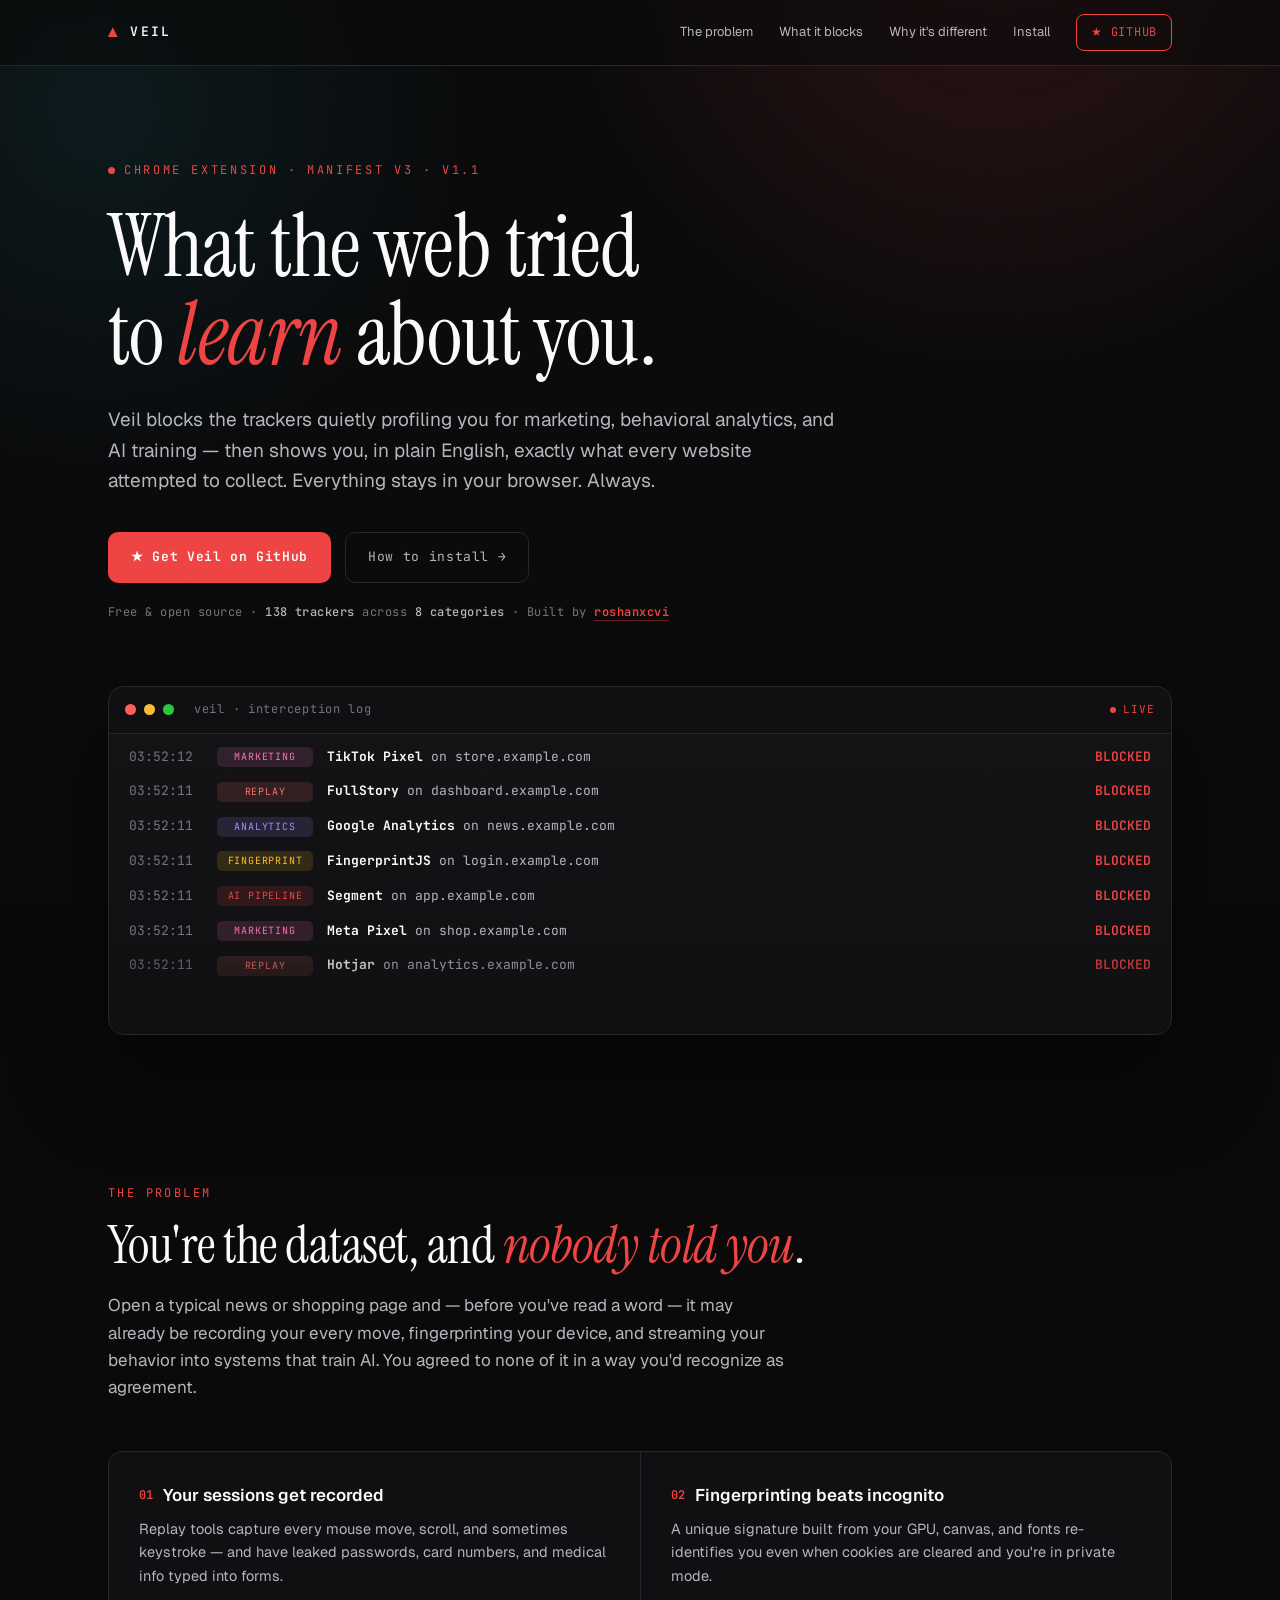
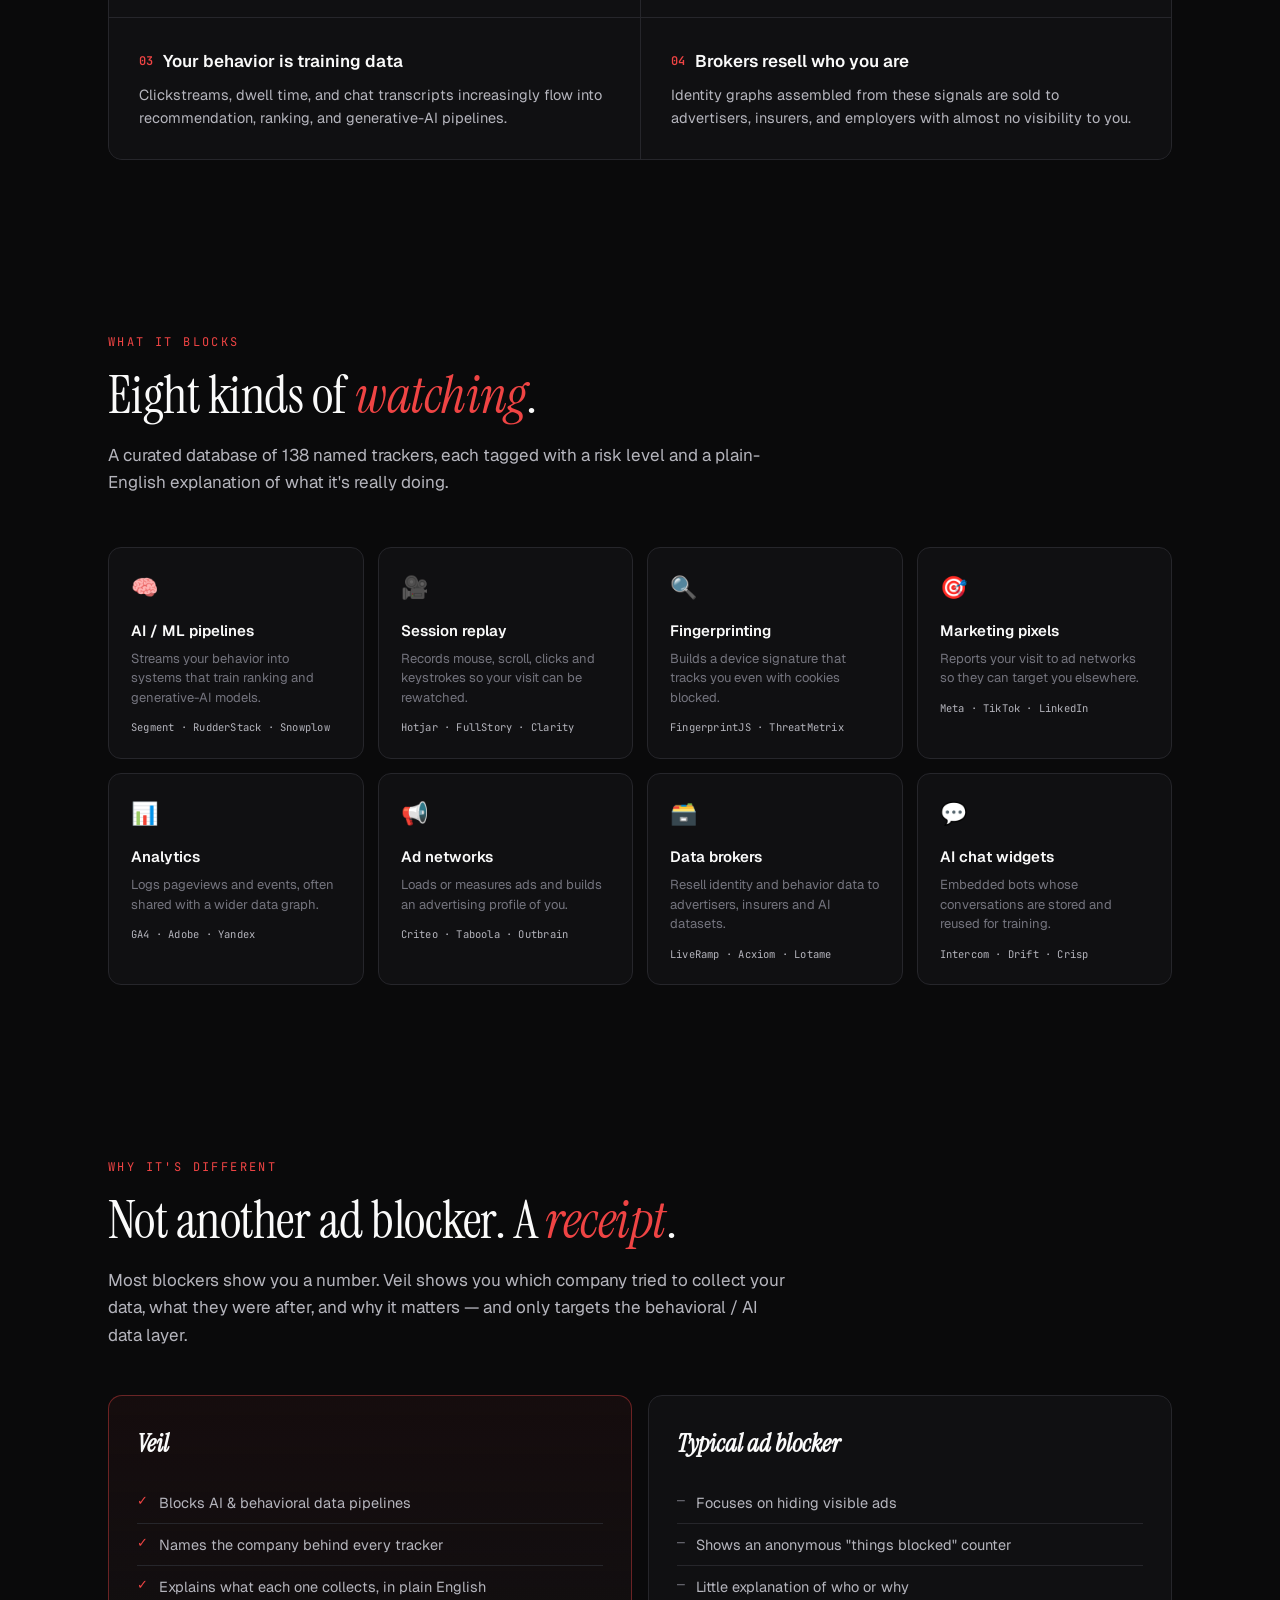
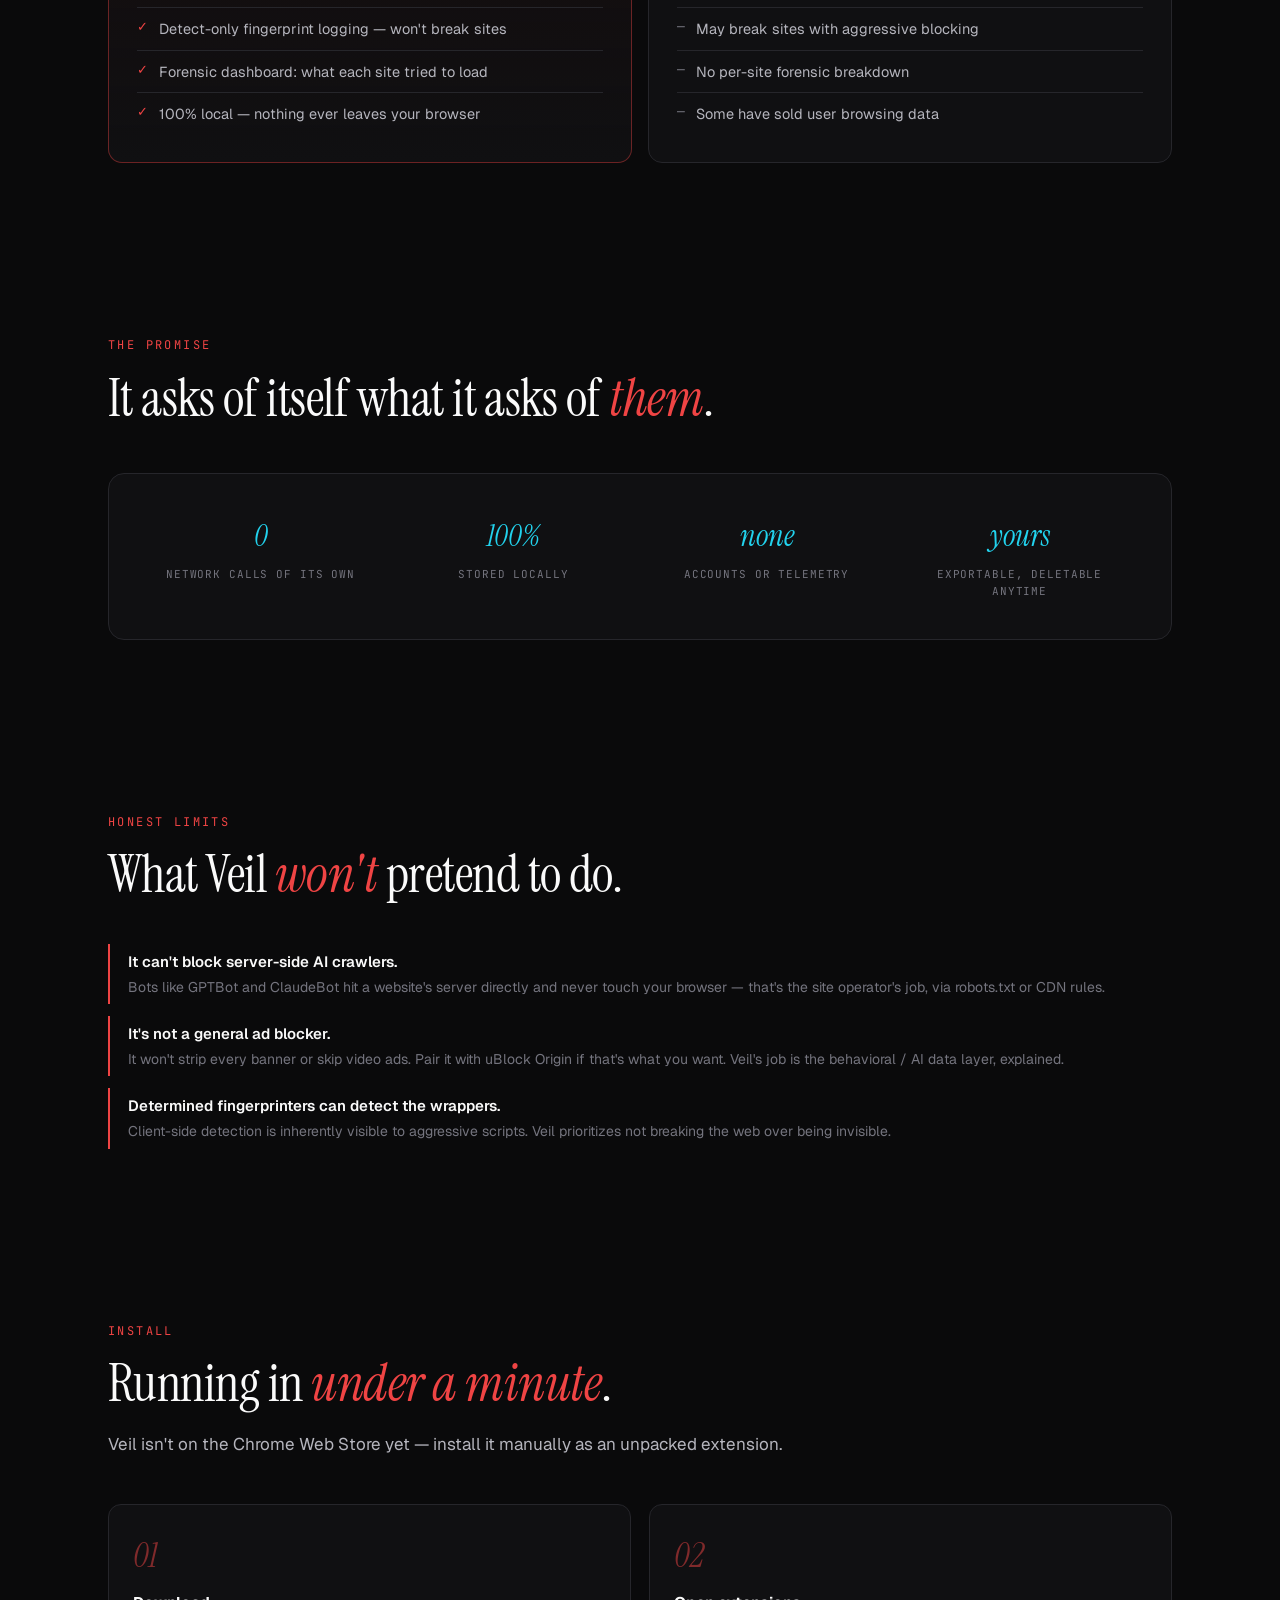
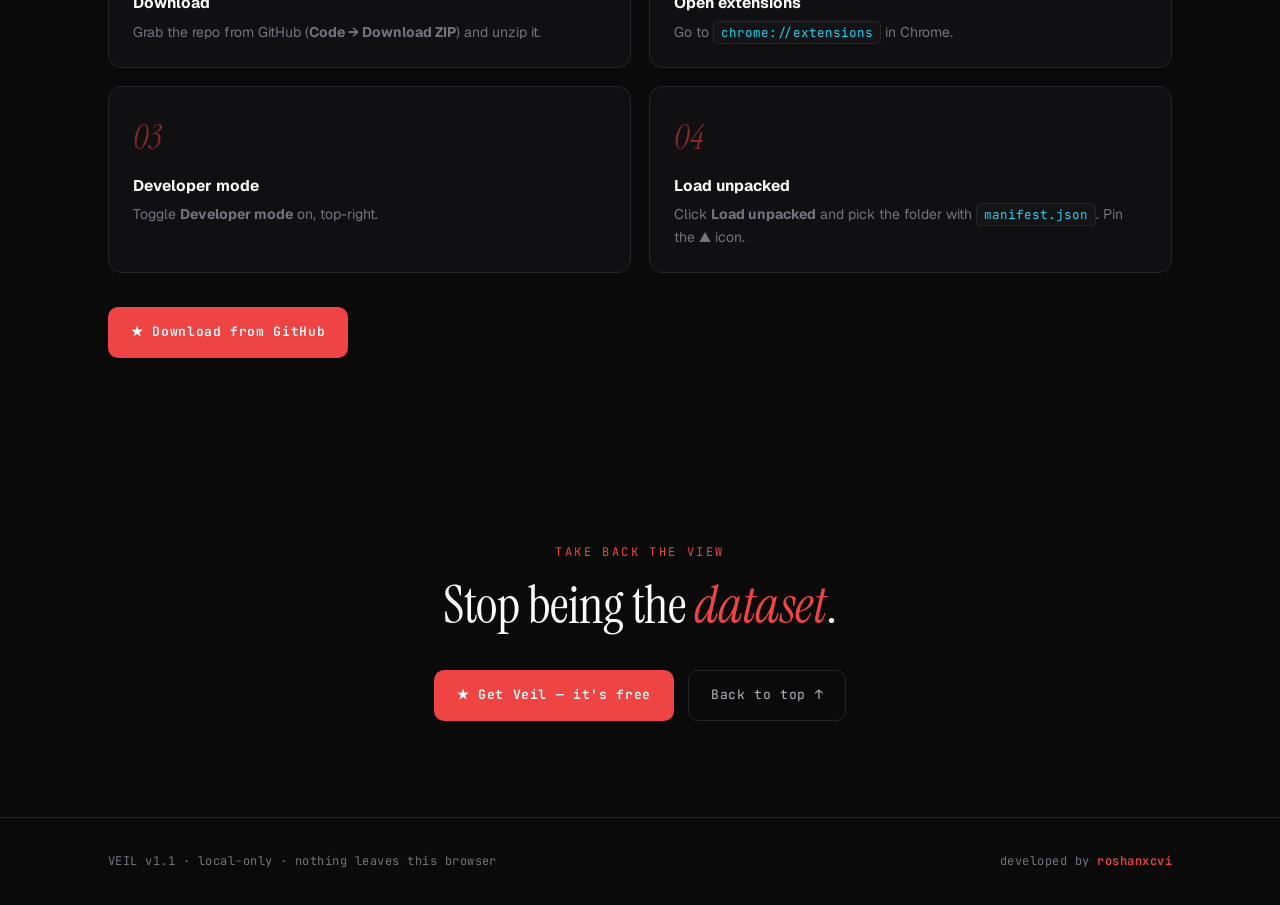
<file: index.html>
<!doctype html>
<html lang="en">
<head>
<meta charset="utf-8" />
<meta name="viewport" content="width=device-width, initial-scale=1" />
<title>Veil — See what the web tried to learn about you</title>
<meta name="description" content="Veil is a Chrome extension that blocks the trackers quietly profiling you for marketing, behavioral analytics, and AI training — then shows you exactly what every site tried to collect." />
<meta property="og:title" content="Veil — AI & Behavior Tracker Blocker" />
<meta property="og:description" content="Block the data pipelines feeding AI and behavioral profiling. See what every site tried to collect. Everything stays in your browser." />
<meta property="og:type" content="website" />
<link rel="preconnect" href="https://fonts.googleapis.com">
<link rel="preconnect" href="https://fonts.gstatic.com" crossorigin>
<link href="https://fonts.googleapis.com/css2?family=Instrument+Serif:ital@0;1&family=JetBrains+Mono:wght@400;500;600&family=Geist:wght@400;500;600;700&display=swap" rel="stylesheet">
<style>
  :root{
    --bg:#0a0a0b; --bg-2:#101012; --surface:#141417; --line:#26262b;
    --ink:#fafafa; --ink-2:#b5b5bd; --ink-3:#74747e;
    --warn:#ef4444; --hot:#f87171; --cool:#22d3ee; --gold:#fbbf24;
    --pink:#f472b6; --violet:#a78bfa; --rose:#fb7185; --rose-2:#e879a6;
    --serif:"Instrument Serif",Georgia,serif;
    --sans:"Geist",system-ui,sans-serif;
    --mono:"JetBrains Mono",monospace;
  }
  *{box-sizing:border-box;margin:0;padding:0}
  html{scroll-behavior:smooth}
  body{
    background:var(--bg);color:var(--ink);font-family:var(--sans);
    line-height:1.6;overflow-x:hidden;-webkit-font-smoothing:antialiased;
  }
  a{color:inherit;text-decoration:none}

  /* film grain */
  .grain{position:fixed;inset:0;z-index:1;pointer-events:none;opacity:.05;mix-blend-mode:overlay;
    background-image:url("data:image/svg+xml,%3Csvg xmlns='http://www.w3.org/2000/svg' width='200' height='200'%3E%3Cfilter id='n'%3E%3CfeTurbulence type='fractalNoise' baseFrequency='0.85' numOctaves='3'/%3E%3C/filter%3E%3Crect width='100%25' height='100%25' filter='url(%23n)'/%3E%3C/svg%3E");}

  /* ambient glow */
  .glow{position:fixed;inset:0;z-index:0;pointer-events:none;
    background:
      radial-gradient(60vw 60vw at 78% -8%, rgba(239,68,68,.16), transparent 60%),
      radial-gradient(50vw 50vw at 8% 12%, rgba(34,211,238,.08), transparent 60%);}

  .wrap{position:relative;z-index:2;max-width:1120px;margin:0 auto;padding:0 28px}

  /* nav */
  nav{position:sticky;top:0;z-index:20;backdrop-filter:blur(12px);
    background:rgba(10,10,11,.6);border-bottom:1px solid var(--line)}
  .nav-in{max-width:1120px;margin:0 auto;padding:14px 28px;display:flex;align-items:center;justify-content:space-between}
  .brand{display:flex;align-items:center;gap:10px;font-family:var(--mono);font-weight:600;letter-spacing:.18em;font-size:13px}
  .brand .mark{color:var(--warn);font-size:16px}
  .nav-links{display:flex;align-items:center;gap:26px;font-size:13px;color:var(--ink-2)}
  .nav-links a:hover{color:var(--ink)}
  .nav-cta{font-family:var(--mono);font-size:12px;letter-spacing:.06em;text-transform:uppercase;
    border:1px solid var(--warn);color:var(--warn);padding:8px 14px;border-radius:8px;transition:.2s}
  .nav-cta:hover{background:var(--warn);color:#fff}
  @media(max-width:680px){.nav-links a:not(.nav-cta){display:none}}

  /* hero */
  header.hero{padding:90px 0 60px;position:relative}
  .eyebrow{font-family:var(--mono);font-size:12px;letter-spacing:.22em;text-transform:uppercase;color:var(--warn);
    display:inline-flex;align-items:center;gap:9px;opacity:0;animation:rise .7s .05s forwards}
  .eyebrow .dot{width:7px;height:7px;border-radius:50%;background:var(--warn);box-shadow:0 0 0 0 rgba(239,68,68,.6);animation:pulse 2s infinite}
  h1{font-family:var(--serif);font-weight:400;font-size:clamp(46px,7vw,86px);line-height:1.02;letter-spacing:-.01em;margin:22px 0 0;max-width:14ch}
  h1 em{font-style:italic;color:var(--warn)}
  h1 .l1{display:block;opacity:0;animation:rise .8s .12s forwards}
  h1 .l2{display:block;opacity:0;animation:rise .8s .22s forwards}
  .sub{margin-top:26px;font-size:clamp(16px,2vw,19px);color:var(--ink-2);max-width:56ch;opacity:0;animation:rise .8s .34s forwards}
  .cta-row{margin-top:36px;display:flex;flex-wrap:wrap;gap:14px;align-items:center;opacity:0;animation:rise .8s .46s forwards}
  .btn{font-family:var(--mono);font-size:13px;letter-spacing:.05em;padding:14px 22px;border-radius:10px;transition:.2s;display:inline-flex;align-items:center;gap:9px;cursor:pointer;border:1px solid transparent}
  .btn-primary{background:var(--warn);color:#fff;font-weight:600}
  .btn-primary:hover{transform:translateY(-2px);box-shadow:0 12px 30px rgba(239,68,68,.3)}
  .btn-ghost{border-color:var(--line);color:var(--ink-2)}
  .btn-ghost:hover{border-color:var(--ink-3);color:var(--ink)}
  .hero-meta{margin-top:20px;font-family:var(--mono);font-size:12px;color:var(--ink-3);letter-spacing:.04em;opacity:0;animation:rise .8s .58s forwards}
  .hero-meta b{color:var(--ink-2);font-weight:500}
  .hero-meta .dev-link{color:var(--warn);font-weight:600;border-bottom:1px solid rgba(239,68,68,.4);transition:.2s}
  .hero-meta .dev-link:hover{border-bottom-color:var(--warn)}

  /* live console */
  .console{margin-top:64px;border:1px solid var(--line);border-radius:16px;overflow:hidden;
    background:linear-gradient(180deg,var(--surface),var(--bg-2));box-shadow:0 40px 90px rgba(0,0,0,.5);
    opacity:0;animation:rise .9s .7s forwards}
  .console-bar{display:flex;align-items:center;gap:8px;padding:13px 16px;border-bottom:1px solid var(--line);background:rgba(0,0,0,.2)}
  .console-bar .d{width:11px;height:11px;border-radius:50%}
  .console-bar .d:nth-child(1){background:#ff5f57}.console-bar .d:nth-child(2){background:#febc2e}.console-bar .d:nth-child(3){background:#28c840}
  .console-bar .title{margin-left:12px;font-family:var(--mono);font-size:12px;color:var(--ink-3);letter-spacing:.06em}
  .console-bar .live{margin-left:auto;font-family:var(--mono);font-size:11px;color:var(--warn);display:flex;align-items:center;gap:7px;text-transform:uppercase;letter-spacing:.1em}
  .console-bar .live .dot{width:6px;height:6px;border-radius:50%;background:var(--warn);animation:pulse 1.6s infinite}
  .console-body{padding:6px 0;height:300px;overflow:hidden;font-family:var(--mono);font-size:13px;position:relative}
  .console-body::after{content:"";position:absolute;inset:0;pointer-events:none;background:linear-gradient(180deg,transparent 70%,var(--bg-2))}
  .logline{display:grid;grid-template-columns:74px 96px 1fr auto;gap:14px;padding:7px 20px;align-items:center;white-space:nowrap;animation:logIn .4s ease}
  .logline .t{color:var(--ink-3)}
  .logline .tag{font-size:10px;text-transform:uppercase;letter-spacing:.08em;padding:2px 7px;border-radius:5px;text-align:center}
  .logline .host{color:var(--ink-2);overflow:hidden;text-overflow:ellipsis}
  .logline .host b{color:var(--ink)}
  .logline .status{color:var(--warn);font-weight:600}
  .tag.replay{background:rgba(248,113,113,.14);color:var(--hot)}
  .tag.ai{background:rgba(239,68,68,.14);color:var(--warn)}
  .tag.fp{background:rgba(251,191,36,.14);color:var(--gold)}
  .tag.mkt{background:rgba(244,114,182,.14);color:var(--pink)}
  .tag.ana{background:rgba(167,139,250,.14);color:var(--violet)}
  .tag.broker{background:rgba(232,121,166,.14);color:var(--rose-2)}

  /* sections */
  section{padding:84px 0;position:relative}
  .kicker{font-family:var(--mono);font-size:12px;letter-spacing:.2em;text-transform:uppercase;color:var(--warn)}
  h2{font-family:var(--serif);font-weight:400;font-size:clamp(32px,4.4vw,52px);line-height:1.08;margin:14px 0 0;letter-spacing:-.01em}
  h2 em{font-style:italic;color:var(--warn)}
  .lead{margin-top:18px;color:var(--ink-2);font-size:17px;max-width:62ch}

  /* stakes */
  .stakes{margin-top:50px;display:grid;grid-template-columns:repeat(2,1fr);gap:1px;background:var(--line);border:1px solid var(--line);border-radius:14px;overflow:hidden}
  .stake{background:var(--bg-2);padding:30px}
  .stake h3{font-family:var(--sans);font-weight:600;font-size:17px;margin-bottom:8px;display:flex;align-items:center;gap:10px}
  .stake h3 .n{font-family:var(--mono);font-size:12px;color:var(--warn)}
  .stake p{color:var(--ink-2);font-size:14.5px}
  @media(max-width:680px){.stakes{grid-template-columns:1fr}}

  /* categories */
  .cats{margin-top:50px;display:grid;grid-template-columns:repeat(4,1fr);gap:14px}
  .cat{background:var(--bg-2);border:1px solid var(--line);border-radius:13px;padding:22px;transition:.2s}
  .cat:hover{border-color:var(--ink-3);transform:translateY(-3px)}
  .cat .ico{font-size:22px}
  .cat h4{font-family:var(--sans);font-size:15px;font-weight:600;margin:14px 0 6px}
  .cat p{color:var(--ink-3);font-size:13px;line-height:1.5}
  .cat .eg{margin-top:12px;font-family:var(--mono);font-size:10.5px;color:var(--ink-2);letter-spacing:.02em}
  @media(max-width:900px){.cats{grid-template-columns:repeat(2,1fr)}}
  @media(max-width:560px){.cats{grid-template-columns:1fr}}

  /* compare */
  .compare{margin-top:46px;display:grid;grid-template-columns:1fr 1fr;gap:16px}
  .col{border:1px solid var(--line);border-radius:14px;padding:28px;background:var(--bg-2)}
  .col.veil{border-color:rgba(239,68,68,.4);background:linear-gradient(180deg,rgba(239,68,68,.05),var(--bg-2))}
  .col h3{font-family:var(--serif);font-style:italic;font-size:25px;margin-bottom:18px}
  .col ul{list-style:none}
  .col li{padding:9px 0;color:var(--ink-2);font-size:14.5px;display:flex;gap:11px;border-top:1px solid var(--line)}
  .col li:first-child{border-top:none}
  .col li::before{font-family:var(--mono);font-size:13px}
  .col.veil li::before{content:"✓";color:var(--warn)}
  .col.other li::before{content:"—";color:var(--ink-3)}
  @media(max-width:680px){.compare{grid-template-columns:1fr}}

  /* privacy strip */
  .privacy{margin-top:46px;border:1px solid var(--line);border-radius:16px;padding:38px;background:var(--bg-2);
    display:grid;grid-template-columns:repeat(4,1fr);gap:26px;text-align:center}
  .privacy .p .big{font-family:var(--serif);font-style:italic;font-size:30px;color:var(--cool)}
  .privacy .p .lab{font-family:var(--mono);font-size:11px;color:var(--ink-3);text-transform:uppercase;letter-spacing:.08em;margin-top:6px}
  @media(max-width:680px){.privacy{grid-template-columns:repeat(2,1fr);gap:24px}}

  /* limits */
  .limits{margin-top:40px;display:flex;flex-direction:column;gap:12px}
  .limit{display:flex;gap:14px;align-items:flex-start;border-left:2px solid var(--warn);padding:6px 0 6px 18px}
  .limit .h{font-weight:600;font-size:15px}
  .limit p{color:var(--ink-3);font-size:14px;margin-top:2px}

  /* install */
  .install{margin-top:46px;counter-reset:step;display:grid;grid-template-columns:repeat(2,1fr);gap:18px}
  .step{background:var(--bg-2);border:1px solid var(--line);border-radius:13px;padding:24px;position:relative}
  .step::before{counter-increment:step;content:"0" counter(step);font-family:var(--serif);font-style:italic;font-size:34px;color:var(--warn);opacity:.5}
  .step h4{font-size:15.5px;margin:8px 0 5px}
  .step p{color:var(--ink-3);font-size:14px}
  .step code{font-family:var(--mono);font-size:12.5px;background:var(--surface);border:1px solid var(--line);padding:2px 7px;border-radius:5px;color:var(--cool)}
  @media(max-width:680px){.install{grid-template-columns:1fr}}

  /* final cta */
  .final{text-align:center;padding:96px 0}
  .final h2{max-width:18ch;margin:14px auto 0}
  .final .cta-row{justify-content:center}

  footer{border-top:1px solid var(--line);padding:34px 0;color:var(--ink-3);font-family:var(--mono);font-size:12px;letter-spacing:.04em}
  .foot-in{display:flex;justify-content:space-between;flex-wrap:wrap;gap:12px;align-items:center}
  footer b{color:var(--warn)}

  /* reveal on scroll */
  .reveal{opacity:0;transform:translateY(24px);transition:opacity .7s,transform .7s}
  .reveal.in{opacity:1;transform:none}

  @keyframes rise{from{opacity:0;transform:translateY(22px)}to{opacity:1;transform:none}}
  @keyframes logIn{from{opacity:0;transform:translateX(-10px)}to{opacity:1;transform:none}}
  @keyframes pulse{0%{box-shadow:0 0 0 0 rgba(239,68,68,.55)}70%{box-shadow:0 0 0 9px rgba(239,68,68,0)}100%{box-shadow:0 0 0 0 rgba(239,68,68,0)}}
  /* ── mobile ───────────────────────────────── */
  @media(max-width:680px){
    .wrap{padding:0 18px}
    .nav-in{padding:12px 18px}
    header.hero{padding:54px 0 44px}
    h1{margin-top:18px}
    .sub{margin-top:20px;font-size:16px}
    .cta-row{margin-top:28px;gap:10px}
    .btn{padding:13px 18px;flex:1 1 auto;justify-content:center}
    section{padding:60px 0}
    .lead{font-size:15.5px}
    .console{margin-top:44px}
    .console-body{height:248px}
    .console-bar .title{font-size:11px}
    /* compress the live log so it fits a phone: drop the timestamp column */
    .logline{grid-template-columns:88px 1fr auto;gap:10px;padding:7px 14px;font-size:11.5px}
    .logline .t{display:none}
    .logline .tag{font-size:9px;padding:2px 5px}
    .privacy .p .big{font-size:26px}
  }
  @media(max-width:400px){
    h1{font-size:40px}
    .logline{grid-template-columns:1fr auto;gap:8px}
    .logline .tag{display:none}
    .console-body{height:228px}
    .stake{padding:22px}
    .col{padding:22px}
  }

  @media(prefers-reduced-motion:reduce){
    *{animation:none!important;transition:none!important}
    .reveal{opacity:1;transform:none}
    .eyebrow,h1 .l1,h1 .l2,.sub,.cta-row,.hero-meta,.console{opacity:1!important;transform:none!important}
  }
</style>
</head>
<body>
<div class="glow"></div>
<div class="grain"></div>

<nav>
  <div class="nav-in">
    <a href="#top" class="brand"><span class="mark">▲</span> VEIL</a>
    <div class="nav-links">
      <a href="#problem">The problem</a>
      <a href="#blocks">What it blocks</a>
      <a href="#different">Why it's different</a>
      <a href="#install">Install</a>
      <a href="https://github.com/roshanxcvi" target="_blank" rel="noopener" class="nav-cta">★ GitHub</a>
    </div>
  </div>
</nav>

<header class="hero" id="top">
  <div class="wrap">
    <span class="eyebrow"><span class="dot"></span> Chrome extension · Manifest V3 · v1.1</span>
    <h1><span class="l1">What the web tried</span><span class="l2">to <em>learn</em> about you.</span></h1>
    <p class="sub">Veil blocks the trackers quietly profiling you for marketing, behavioral analytics, and AI training — then shows you, in plain English, exactly what every website attempted to collect. Everything stays in your browser. Always.</p>
    <div class="cta-row">
      <a href="https://github.com/roshanxcvi" target="_blank" rel="noopener" class="btn btn-primary">★ Get Veil on GitHub</a>
      <a href="#install" class="btn btn-ghost">How to install →</a>
    </div>
    <p class="hero-meta">Free &amp; open source · <b>138 trackers</b> across <b>8 categories</b> · Built by <a href="https://github.com/roshanxcvi" target="_blank" rel="noopener" class="dev-link">roshanxcvi</a></p>

    <!-- live interception console -->
    <div class="console" aria-hidden="true">
      <div class="console-bar">
        <span class="d"></span><span class="d"></span><span class="d"></span>
        <span class="title">veil · interception log</span>
        <span class="live"><span class="dot"></span> live</span>
      </div>
      <div class="console-body" id="log"></div>
    </div>
  </div>
</header>

<section id="problem">
  <div class="wrap reveal">
    <span class="kicker">The problem</span>
    <h2>You're the dataset, and <em>nobody told you</em>.</h2>
    <p class="lead">Open a typical news or shopping page and — before you've read a word — it may already be recording your every move, fingerprinting your device, and streaming your behavior into systems that train AI. You agreed to none of it in a way you'd recognize as agreement.</p>
    <div class="stakes">
      <div class="stake"><h3><span class="n">01</span> Your sessions get recorded</h3><p>Replay tools capture every mouse move, scroll, and sometimes keystroke — and have leaked passwords, card numbers, and medical info typed into forms.</p></div>
      <div class="stake"><h3><span class="n">02</span> Fingerprinting beats incognito</h3><p>A unique signature built from your GPU, canvas, and fonts re-identifies you even when cookies are cleared and you're in private mode.</p></div>
      <div class="stake"><h3><span class="n">03</span> Your behavior is training data</h3><p>Clickstreams, dwell time, and chat transcripts increasingly flow into recommendation, ranking, and generative-AI pipelines.</p></div>
      <div class="stake"><h3><span class="n">04</span> Brokers resell who you are</h3><p>Identity graphs assembled from these signals are sold to advertisers, insurers, and employers with almost no visibility to you.</p></div>
    </div>
  </div>
</section>

<section id="blocks">
  <div class="wrap reveal">
    <span class="kicker">What it blocks</span>
    <h2>Eight kinds of <em>watching</em>.</h2>
    <p class="lead">A curated database of 138 named trackers, each tagged with a risk level and a plain-English explanation of what it's really doing.</p>
    <div class="cats">
      <div class="cat"><div class="ico">🧠</div><h4>AI / ML pipelines</h4><p>Streams your behavior into systems that train ranking and generative-AI models.</p><div class="eg">Segment · RudderStack · Snowplow</div></div>
      <div class="cat"><div class="ico">🎥</div><h4>Session replay</h4><p>Records mouse, scroll, clicks and keystrokes so your visit can be rewatched.</p><div class="eg">Hotjar · FullStory · Clarity</div></div>
      <div class="cat"><div class="ico">🔍</div><h4>Fingerprinting</h4><p>Builds a device signature that tracks you even with cookies blocked.</p><div class="eg">FingerprintJS · ThreatMetrix</div></div>
      <div class="cat"><div class="ico">🎯</div><h4>Marketing pixels</h4><p>Reports your visit to ad networks so they can target you elsewhere.</p><div class="eg">Meta · TikTok · LinkedIn</div></div>
      <div class="cat"><div class="ico">📊</div><h4>Analytics</h4><p>Logs pageviews and events, often shared with a wider data graph.</p><div class="eg">GA4 · Adobe · Yandex</div></div>
      <div class="cat"><div class="ico">📢</div><h4>Ad networks</h4><p>Loads or measures ads and builds an advertising profile of you.</p><div class="eg">Criteo · Taboola · Outbrain</div></div>
      <div class="cat"><div class="ico">🗃️</div><h4>Data brokers</h4><p>Resell identity and behavior data to advertisers, insurers and AI datasets.</p><div class="eg">LiveRamp · Acxiom · Lotame</div></div>
      <div class="cat"><div class="ico">💬</div><h4>AI chat widgets</h4><p>Embedded bots whose conversations are stored and reused for training.</p><div class="eg">Intercom · Drift · Crisp</div></div>
    </div>
  </div>
</section>

<section id="different">
  <div class="wrap reveal">
    <span class="kicker">Why it's different</span>
    <h2>Not another ad blocker. A <em>receipt</em>.</h2>
    <p class="lead">Most blockers show you a number. Veil shows you which company tried to collect your data, what they were after, and why it matters — and only targets the behavioral / AI data layer.</p>
    <div class="compare">
      <div class="col veil">
        <h3>Veil</h3>
        <ul>
          <li>Blocks AI &amp; behavioral data pipelines</li>
          <li>Names the company behind every tracker</li>
          <li>Explains what each one collects, in plain English</li>
          <li>Detect-only fingerprint logging — won't break sites</li>
          <li>Forensic dashboard: what each site tried to load</li>
          <li>100% local — nothing ever leaves your browser</li>
        </ul>
      </div>
      <div class="col other">
        <h3>Typical ad blocker</h3>
        <ul>
          <li>Focuses on hiding visible ads</li>
          <li>Shows an anonymous "things blocked" counter</li>
          <li>Little explanation of who or why</li>
          <li>May break sites with aggressive blocking</li>
          <li>No per-site forensic breakdown</li>
          <li>Some have sold user browsing data</li>
        </ul>
      </div>
    </div>
  </div>
</section>

<section id="privacy">
  <div class="wrap reveal">
    <span class="kicker">The promise</span>
    <h2>It asks of itself what it asks of <em>them</em>.</h2>
    <div class="privacy">
      <div class="p"><div class="big">0</div><div class="lab">network calls of its own</div></div>
      <div class="p"><div class="big">100%</div><div class="lab">stored locally</div></div>
      <div class="p"><div class="big">none</div><div class="lab">accounts or telemetry</div></div>
      <div class="p"><div class="big">yours</div><div class="lab">exportable, deletable anytime</div></div>
    </div>
  </div>
</section>

<section id="limits">
  <div class="wrap reveal">
    <span class="kicker">Honest limits</span>
    <h2>What Veil <em>won't</em> pretend to do.</h2>
    <div class="limits">
      <div class="limit"><div><div class="h">It can't block server-side AI crawlers.</div><p>Bots like GPTBot and ClaudeBot hit a website's server directly and never touch your browser — that's the site operator's job, via robots.txt or CDN rules.</p></div></div>
      <div class="limit"><div><div class="h">It's not a general ad blocker.</div><p>It won't strip every banner or skip video ads. Pair it with uBlock Origin if that's what you want. Veil's job is the behavioral / AI data layer, explained.</p></div></div>
      <div class="limit"><div><div class="h">Determined fingerprinters can detect the wrappers.</div><p>Client-side detection is inherently visible to aggressive scripts. Veil prioritizes not breaking the web over being invisible.</p></div></div>
    </div>
  </div>
</section>

<section id="install">
  <div class="wrap reveal">
    <span class="kicker">Install</span>
    <h2>Running in <em>under a minute</em>.</h2>
    <p class="lead">Veil isn't on the Chrome Web Store yet — install it manually as an unpacked extension.</p>
    <div class="install">
      <div class="step"><h4>Download</h4><p>Grab the repo from GitHub (<b>Code → Download ZIP</b>) and unzip it.</p></div>
      <div class="step"><h4>Open extensions</h4><p>Go to <code>chrome://extensions</code> in Chrome.</p></div>
      <div class="step"><h4>Developer mode</h4><p>Toggle <b>Developer mode</b> on, top-right.</p></div>
      <div class="step"><h4>Load unpacked</h4><p>Click <b>Load unpacked</b> and pick the folder with <code>manifest.json</code>. Pin the ▲ icon.</p></div>
    </div>
    <div class="cta-row" style="margin-top:34px">
      <a href="https://github.com/roshanxcvi" target="_blank" rel="noopener" class="btn btn-primary">★ Download from GitHub</a>
    </div>
  </div>
</section>

<section class="final">
  <div class="wrap reveal">
    <span class="kicker">Take back the view</span>
    <h2>Stop being the <em>dataset</em>.</h2>
    <div class="cta-row">
      <a href="https://github.com/roshanxcvi" target="_blank" rel="noopener" class="btn btn-primary">★ Get Veil — it's free</a>
      <a href="#top" class="btn btn-ghost">Back to top ↑</a>
    </div>
  </div>
</section>

<footer>
  <div class="wrap foot-in">
    <span>VEIL v1.1 · local-only · nothing leaves this browser</span>
    <span>developed by <a href="https://github.com/roshanxcvi" target="_blank" rel="noopener" style="color:var(--warn);font-weight:600">roshanxcvi</a></span>
  </div>
</footer>

<script>
  // Failsafe: if animations don't run for any reason, force the hero visible
  // so the page is never blank. Runs after load-animations would have finished.
  setTimeout(()=>{
    document.querySelectorAll(".eyebrow,h1 .l1,h1 .l2,.sub,.cta-row,.hero-meta,.console")
      .forEach(el=>{el.style.opacity="1";el.style.transform="none";});
  }, 1500);

  // Live interception log — illustrative animation of trackers being caught
  const FEED = [
    ["Hotjar","replay","analytics.example.com"],
    ["Meta Pixel","mkt","shop.example.com"],
    ["Segment","ai","app.example.com"],
    ["FingerprintJS","fp","login.example.com"],
    ["Google Analytics","ana","news.example.com"],
    ["FullStory","replay","dashboard.example.com"],
    ["TikTok Pixel","mkt","store.example.com"],
    ["LiveRamp","broker","media.example.com"],
    ["Mixpanel","ai","portal.example.com"],
    ["Microsoft Clarity","replay","blog.example.com"],
    ["Criteo","ana","deals.example.com"],
    ["Amplitude","ai","web.example.com"],
    ["ThreatMetrix","fp","bank.example.com"],
    ["Taboola","ana","read.example.com"],
    ["LinkedIn Insight","mkt","careers.example.com"],
    ["Acxiom","broker","signup.example.com"],
  ];
  const LABELS={replay:"replay",ai:"ai pipeline",fp:"fingerprint",mkt:"marketing",ana:"analytics",broker:"data broker"};
  const log=document.getElementById("log");
  let i=0;
  function pad(n){return n<10?"0"+n:n}
  function stamp(){const d=new Date();return pad(d.getHours())+":"+pad(d.getMinutes())+":"+pad(d.getSeconds())}
  function addLine(){
    const [name,cat,host]=FEED[i%FEED.length];i++;
    const row=document.createElement("div");
    row.className="logline";
    row.innerHTML=`<span class="t">${stamp()}</span>`+
      `<span class="tag ${cat}">${LABELS[cat]}</span>`+
      `<span class="host"><b>${name}</b> on ${host}</span>`+
      `<span class="status">BLOCKED</span>`;
    log.prepend(row);
    while(log.children.length>9) log.removeChild(log.lastChild);
  }
  // seed a few then stream
  for(let s=0;s<6;s++) addLine();
  let feedTimer=setInterval(addLine, 1400);
  document.addEventListener("visibilitychange",()=>{
    clearInterval(feedTimer);
    if(!document.hidden) feedTimer=setInterval(addLine,1400);
  });

  // scroll reveals
  const io=new IntersectionObserver((es)=>{
    es.forEach(e=>{if(e.isIntersecting){e.target.classList.add("in");io.unobserve(e.target)}})
  },{threshold:.12});
  document.querySelectorAll(".reveal").forEach(el=>io.observe(el));
</script>
</body>
</html>
</file>
